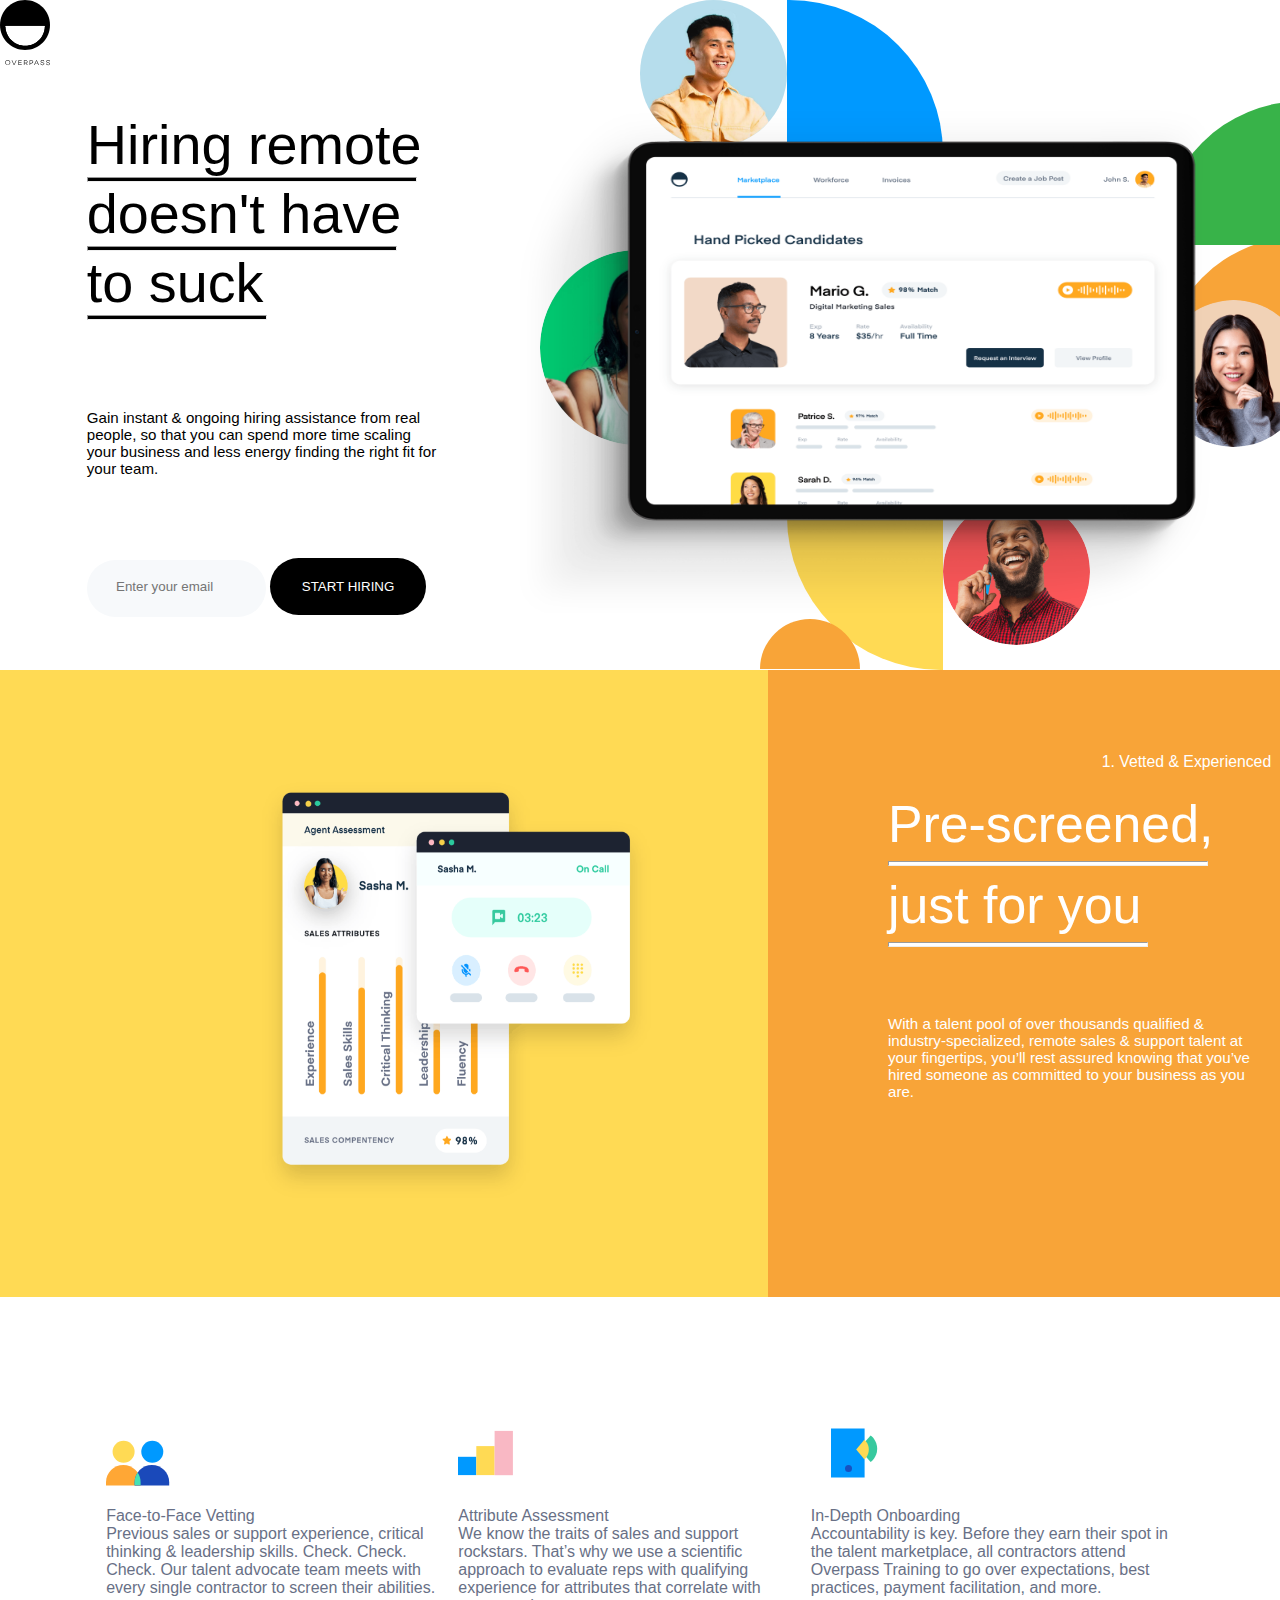
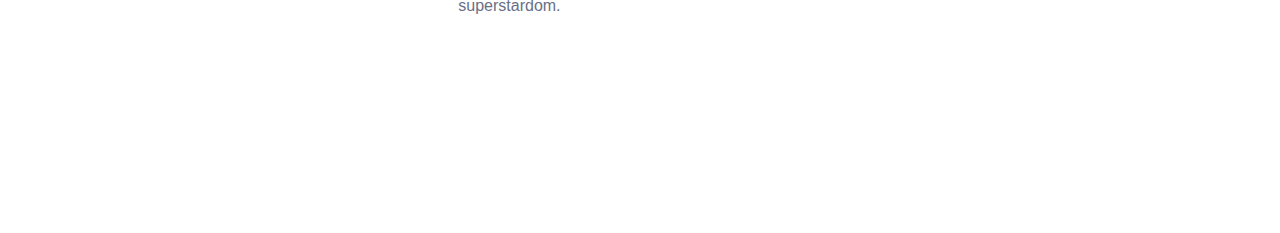
<file: Pages/Products/Assisted Hiring/index.html>
<!DOCTYPE html>
<html lang="en">
<head>
    <meta charset="UTF-8">
    <meta name="viewport" content="width=device-width, initial-scale=1.0">
    <title>Document</title>
    <link rel="stylesheet" href="/CSS/Assisted Hiring/main.css">
</head>
<body>
    
    <!-- ============================================================================================================================  -->
                                        <!-- This is the Html structure for the First Section  -->
<!-- ================================================================================================================================  -->
<section class="first_section">
    <header>
        <div class="overpass_logo"><a href="/" data-version="overpass" class=" nuxt-link-active c-header__logo c-header__logo--overpass" style=""><div class="c-header__logo__inner"><!----> <svg xmlns="http://www.w3.org/2000/svg" viewBox="0 0 60 60" class="c-header__logo__icon" style="transform-origin: 50% 50%; transform: translate(0px, 0px);"><defs><mask id="logo-mask"><path fill="#fff" d="M30.2,54.8c-13,0-23.7-10.4-23.7-23.4c0-0.4,0.3-0.6,0.8-0.6H53c0.4,0,0.8,0.1,0.8,0.6C53.8,44.4,43.2,54.8,30.2,54.8" class="part--2" data-svg-origin="30.149999618530273 30.799999237060547" transform="matrix(1,0,0,1,0,0)" style="transform-origin: 0px 0px;"></path></mask></defs> <path fill="#000" d="M30,0C13.4,0,0,13.4,0,30s13.4,30,30,30s30-13.4,30-30S46.6,0,30,0"></path> <g mask="url(#logo-mask)"><path fill="#fff" d="M30.2,54.8c-13,0-23.7-10.4-23.7-23.4c0-0.4,0.3-0.6,0.8-0.6H53c0.4,0,0.8,0.1,0.8,0.6C53.8,44.4,43.2,54.8,30.2,54.8" class="part--1" data-svg-origin="30.149999618530273 30.799999237060547" transform="matrix(1,0,0,1,0,0)" style="transform-origin: 0px 0px;"></path></g></svg></div> <svg xmlns="http://www.w3.org/2000/svg" viewBox="0 0 270 60" class="c-header__logo__text" style="opacity: 1;"><path d="M41.8 16.6c7.6 0 13.7 6.1 13.7 13.6s-6.1 13.6-13.7 13.6-13.7-6.1-13.7-13.6 6.1-13.6 13.7-13.6zm0 24.7c6.2 0 10.9-5 10.9-11.1s-4.8-11.1-10.9-11.1c-6.1 0-10.9 5-10.9 11.1s4.8 11.1 10.9 11.1zm47.6-24.2h-3L76.1 39.9 65.7 17.1h-3l12.1 26.4h2.6l12-26.4zm12.6 2.5h15.5v-2.5H99.3v26.2h18.3v-2.5H102v-9.2h14V29h-14v-9.4zm36.3 14.2h-6.5v9.5H129V17.1h9.8c5.9 0 10 3.2 10 8.4 0 4.3-2.9 7.2-7.3 8.1l8.4 9.8h-3.4l-8.2-9.6zm-6.5-2.5h7c4.3 0 7.4-2.2 7.4-5.8 0-3.7-3.1-5.9-7.4-5.9h-7v11.7zM160 17.1h9.2c6 0 10.1 3.5 10.1 8.7 0 5.4-4.1 8.9-10.4 8.9h-6.1v8.6H160V17.1zm2.7 15.1h6.3c4.5 0 7.5-2.6 7.5-6.4 0-3.7-3-6.2-7.5-6.2h-6.3v12.6zm41.3 3.5h-13.8l-3.4 7.6h-2.9l12-26.4h2.6l12 26.4h-2.9l-3.6-7.6zm-1.1-2.5l-5.8-13-5.8 13h11.6zm26-16.6c-5.6 0-9.3 3-9.3 7.5 0 3.5 2.4 6 7.3 6.9l4.6.9c3.4.6 5 2.3 5 4.5 0 3.1-2.7 5.2-6.9 5.2-4.8 0-7.7-2.4-8.4-6.5h-2.7c.6 5.7 4.6 8.9 10.9 8.9 5.9 0 9.8-3.2 9.8-7.9 0-3.7-2.6-5.9-7.3-6.8l-4-.8c-3.5-.6-5.4-2.1-5.4-4.5 0-3 2.6-5 6.6-5 4.4 0 6.7 2.1 7.4 5.3h2.7c-.7-5.2-4.9-7.7-10.3-7.7zm30.8 0c-5.6 0-9.3 3-9.3 7.5 0 3.5 2.4 6 7.3 6.9l4.6.9c3.4.6 5 2.3 5 4.5 0 3.1-2.7 5.2-6.9 5.2-4.8 0-7.7-2.4-8.4-6.5h-2.7c.6 5.7 4.6 8.9 10.9 8.9 5.9 0 9.8-3.2 9.8-7.9 0-3.7-2.6-5.9-7.3-6.8l-4-.8c-3.5-.6-5.4-2.1-5.4-4.5 0-3 2.6-5 6.6-5 4.4 0 6.7 2.1 7.4 5.3h2.7c-.7-5.2-4.9-7.7-10.3-7.7z"></path></svg></a></div>
        <nav></nav>
        <nav></nav>
    </header>
    <div class="first_section1">
        <div class="first_section1_text1"> Hiring remote <hr style="width: 330px; height: 5px; background: #000000;"> doesn't have <hr style="width: 310px; height: 5px; background: #000000;"> to suck <hr style="width: 180px; height: 5px; background: #000000;"></div>
        <div class="first_section1_text2">Gain instant & ongoing hiring assistance from real people, so that you can spend more time scaling your business and less energy finding the right fit for your team.</div>
        <div class="first_section1_div3">
            <input class="first_section1_div3_1" placeholder="Enter your email"></input>
            <button class="first_section1_div3_2">START HIRING</button>
        </div>
    </div>
    <div class="first_section2">
        <img class="first_section2_centerimg" src="/Assets/img/b4cf9000-8047-49a8-8dd5-d86845448ec9_Hiring+Hero.png" alt="">
        <img class="first_section2_img1" src="/Assets/img/1fa4c4e3-c127-477f-85df-98e17ccabcdb_avatar1.jpg" alt="">
        <div class="first_section2_blue"></div>
        <img class="first_section2_img2" src="/Assets/img/2e190b4b-12e3-4d63-a26b-f6ad062a83d4_avatar2.jpg" alt="">
        <img class="first_section2_img3" src="/Assets/img/2eb6f3de-1416-4948-8917-30854a736c53_avatar+15.png" alt="">
        <div class="first_section2_green"></div>
        <div class="first_section2_orange1"></div>
        <img class="first_section2_img4" src="/Assets/img/46ffabb5-63c3-4767-89d3-250deb28c953_avatar+11+6.png" alt="">
        <div class="first_section2_yellow"></div>
        <div class="first_section2_orange2"></div>
    </div>
</section>

 <!-- ============================================================================================================================  -->
                                        <!-- This is the Html structure for the First Section  -->
<!-- ================================================================================================================================  -->
 <section class="second-section">
    <div class="second-section_div1">
        <img src="/Assets/img/cd5454aa-2682-4ef1-b754-1d9a18772e31_Screened.png" class="second-section_div1img"></img>
    </div>
    <div class="second-section_div2">
        <div class="second-section_div2_text1">1. Vetted  & Experienced</div>
        <div class="second-section_div2_textmain">
            <div class="second-section_div2_text2">Pre-screened,</div> <hr style="width: 320px; height: 5px; background: white;">
            <div class="second-section_div2_text3">just for you</div> <hr style="width: 260px; height: 5px; background: white;">
        </div>
        <div class="second-section_div2_text4">With a talent pool of over thousands qualified & industry-specialized, remote sales & support talent at your fingertips, you’ll rest assured knowing that you’ve hired someone as committed to your business as you are.</div>
    </div>
     </section>
     <section class="third-section">
        <div>
            <div><svg width="100" height="100" viewBox="20 0 100 80" fill="none" xmlns="http://www.w3.org/2000/svg" class="o-icon o-icon--buddies"><defs><mask id="o-icon__mask__buddies--1-0"><path fill="#fff" d="M20 69.2c0-9.5 7.7-17.3 17.3-17.3 9.5 0 17.3 7.7 17.3 17.3v3.3H20v-3.3z" class="part--1" data-svg-origin="37.29999923706055 72.5" transform="matrix(1,0,0,1,0,0)" style="transform-origin: 0px 0px;"></path></mask></defs> <circle fill="#FFDA54" cx="37.6" cy="38.7" r="11" class="part--2" data-svg-origin="37.599998474121094 49.70000076293945" transform="matrix(1,0,0,1,0,0)" style="transform-origin: 0px 0px;"></circle> <path fill="#FFA735" d="M20 69.2c0-9.5 7.7-17.3 17.3-17.3 9.5 0 17.3 7.7 17.3 17.3v3.3H20v-3.3z" class="part--1" data-svg-origin="37.29999923706055 72.5" transform="matrix(1,0,0,1,0,0)" style="transform-origin: 0px 0px;"></path> <circle fill="#09F" cx="66.3" cy="38.7" r="11" class="part--4" data-svg-origin="66.30000305175781 49.70000076293945" transform="matrix(1,0,0,1,0,0)" style="transform-origin: 0px 0px;"></circle> <path fill="#1A49BA" d="M48.6 69.2c0-9.5 7.7-17.3 17.3-17.3s17.3 7.7 17.3 17.3v3.3H48.6v-3.3z" class="part--3" data-svg-origin="65.89999771118164 72.5" transform="matrix(1,0,0,1,0,0)" style="transform-origin: 0px 0px;"></path> <g mask="url(#o-icon__mask__buddies--1-0)"><path fill="#46E1B3" d="M48.6 69.2c0-9.5 7.7-17.3 17.3-17.3s17.3 7.7 17.3 17.3v3.3H48.6v-3.3z" class="part--3" data-svg-origin="65.89999771118164 72.5" transform="matrix(1,0,0,1,0,0)" style="transform-origin: 0px 0px;"></path></g></svg></div>
            <div class="third-section_div1_text1">Face-to-Face Vetting</div>
            <div class="third-section_div1_text2">Previous sales or support experience, critical thinking & leadership skills. Check. Check. Check. Our talent advocate team meets with every single contractor to screen their abilities.</div>
        </div>
        <div>
            <div><svg width="100" height="100" viewBox="20 0 100 100" fill="none" xmlns="http://www.w3.org/2000/svg" class="o-icon o-icon--stats-vertical"><rect x="20" y="53.8" fill="#0099FF" width="18.3" height="18.3" class="part--1" data-svg-origin="29.149999618530273 72.0999984741211" transform="matrix(1,0,0,1,0,0)" style="transform-origin: 0px 0px;"></rect> <rect x="38.3" y="43.1" fill="#FFDA54" width="18.3" height="29" class="part--1" data-svg-origin="47.44999885559082 72.0999984741211" transform="matrix(1,0,0,1,0,0)" style="transform-origin: 0px 0px;"></rect> <rect x="56.6" y="27.9" fill="#F9B8C4" width="18.3" height="44.3" class="part--1" data-svg-origin="65.74999809265137 72.19999885559082" transform="matrix(1,0,0,1,0,0)" style="transform-origin: 0px 0px;"></rect></svg></div>
            <div class="third-section_div2_text1">Attribute Assessment</div>
            <div class="third-section_div2_text1">We know the traits of sales and support rockstars. That’s why we use a scientific approach to evaluate reps with qualifying experience for attributes that correlate with superstardom.</div>
        </div>
        <div>
            <div><svg width="100" height="100" viewBox="0 0 100 100" fill="none" xmlns="http://www.w3.org/2000/svg" class="o-icon o-icon--mobile"><rect x="20" y="25.5" fill="#0099FF" width="33.6" height="49" class="part--1" data-svg-origin="36.79999923706055 74.5" transform="matrix(1,0,0,1,0,0)" style="transform-origin: 0px 0px;"></rect> <circle fill="#1751C1" cx="37.5" cy="65.4" r="3.5" class="part--2" data-svg-origin="37.5 65.4000015258789" transform="matrix(1,0,0,1,0,0)" style="transform-origin: 0px 0px;"></circle> <path fill="#37C99E" d="M66.2,45.8c0,8.9-6.6,13.3-6.6,13.3L48,45.8l11.6-13.3C59.6,32.5,66.2,36.9,66.2,45.8z" class="part--3" data-svg-origin="66.19999694824219 45.79999923706055" transform="matrix(1,0,0,1,0,0)" style="transform-origin: 0px 0px;"></path> <path fill="#FFDA54" d="M57.8,46.5c0,6.5-4.5,9.8-4.5,9.8l-8.1-9.8l8.1-9.8C53.3,36.7,57.8,40,57.8,46.5z" class="part--3" data-svg-origin="57.79999923706055 46.5" transform="matrix(1,0,0,1,0,0)" style="transform-origin: 0px 0px;"></path></svg></div>
            <div class="third-section_div3_text1">In-Depth Onboarding</div>
            <div class="third-section_div3_text1">Accountability is key. Before they earn their spot in the talent marketplace, all contractors attend Overpass Training to go over expectations, best practices, payment facilitation, and more.</div>
        </div>
     </section>
</body>
</html>
</file>
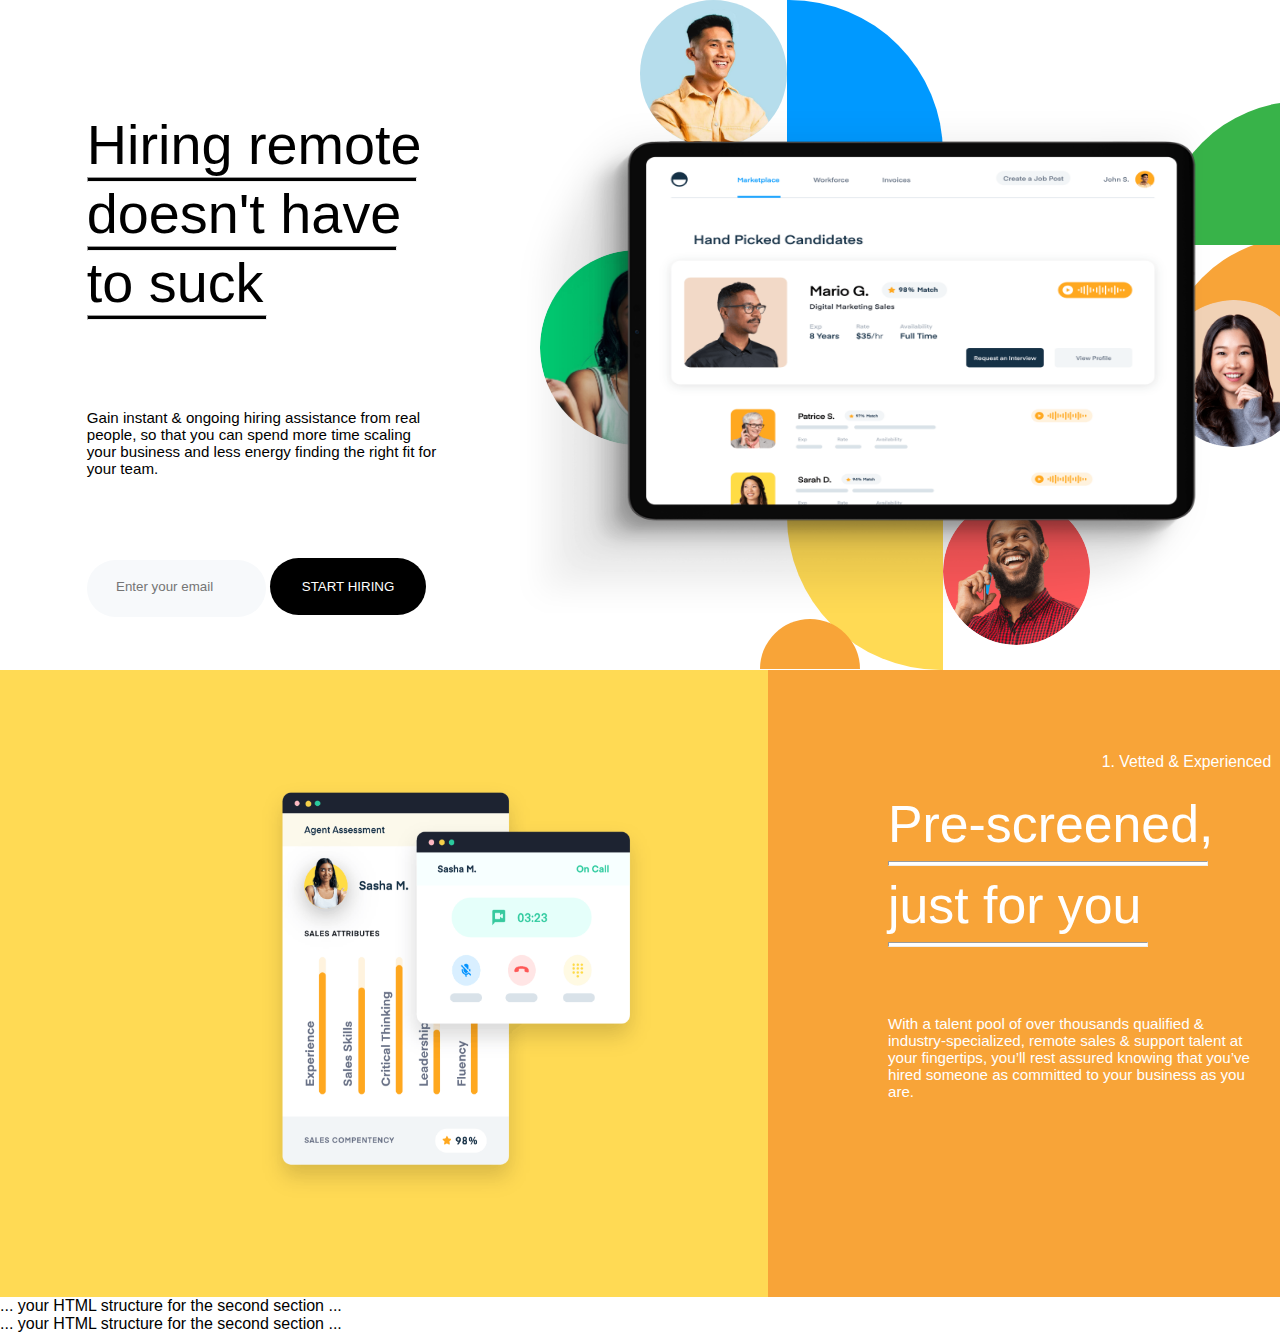
<file: Pages/Products/Assisted Hiring_JavaScript/index.html>
<!DOCTYPE html>
<html lang="en">
<head>
    <meta charset="UTF-8">
    <meta name="viewport" content="width=device-width, initial-scale=1.0">
    <title>Document</title>
    <link rel="stylesheet" href="/CSS/Assisted Hiring/main.css">
</head>
<body>
    <section id="root"></section>  
    <script src="/JavaScript/Assisted Hiring_JavaScript/main.js"></script>  
</body>
</html>
</file>
<file: CSS/Assisted Hiring/main.css>
*{
    padding: 0;
    margin: 0;
    box-sizing: border-box;
}

body{
    font-family: sans-serif;
}
header{
    width: 100%;
    position: absolute;

}

.overpass_logo{
    width: 50px;
    
}
/* ============================================================
This is the CSS styling for the First Section
====================================================== */
.first_section{
    display: flex;
    width: 100%;
    height: 100%;
    margin: auto;
}
.first_section1{
    width: 50%;
    height: 670.02px;
    /* background: blue; */
    font-size: 15.1148px;
    padding: 113.361px 42.667px 51.957px 86.787px;
}

.first_section1_text1{
    width: 350.86px;
    height: 220.36px;
    margin: 0px 0px 75.574px;
    font-size: 55.7778px;
    color: #000000;
}
.first_section1_text2{
    width: 350.86px;
    height: 110px;
    margin: 0px 0px 39.1111px;
    color: #000000;
}

.first_section1_div3_1{
    width: 179.45px;
    height: 56.67px;
    border: none;
    border-radius: 50px;
    background: #F7F9FB;
    padding: 16.0595px 29.2849px 19.8382px;
}
.first_section1_div3_2{
    width:155.3px;
    height: 56.67px;
    border: none;
    border-radius: 50px;
    background: #000000;
    color: #ffffff;
}
/* ================================================================

===============================================================*/
.first_section2{
    position: relative;
}

.first_section2_centerimg{
    position: absolute;
    width: 690.36px;
    height: 502.54px;
    z-index: 1;
    top: 110px;
    left: -120px;
}
.first_section2_img1{
    width: 147.45px;
    height: 147.45px;
    border-radius: 100%;
}

.first_section2_blue{
    width: 156.05px;
    height: 306.63px;
    background: #0099FF;
    position: absolute;
    top: 0;
    border-radius: 0px 500px 500px 0px;
    left: 147px;
}

.first_section2_img2{
    width: 195.45px;
    height: 195.45px;
    position: absolute;
    border-radius: 100%;
    left: -100px;
    top: 250px;
}

.first_section2_img3{
    width: 147.45px;
    height: 147.45px;
    border-radius: 100%;
    position: absolute;
    left: 520px;
    top:300px ;
}

.first_section2_green{
    position: relative;
    width: 143.23px;
    height: 143.23px;
    background: #38B349;
    border-top-left-radius: 500px;
    right: -520px;
    top: -50px;

}
.first_section2_orange1{
    position: relative;
    width: 143.23px;
    height: 143.23px;
    border-top-left-radius: 500px;
    background: #F8A438;
    right: -520px;
    z-index: -1;
    top: -59px;
}

.first_section2_img4{
    position: relative;
    width: 147.45px;
    height: 147.45px;
    border-radius: 100%;
    right: -303px;
    bottom: -60px;
}

.first_section2_yellow{
    width: 156.05px;
    height: 306.63px;
    background: #FFDA54;
    position: absolute;
    bottom: 0;
    border-radius: 500px 0px 0px 500px;
    left: 147px;
}

.first_section2_orange2{
  position: relative;
  width: 100.07px;
  height: 50.04px;
  background: #F8A438;
  border-radius: 500px 500px 0px 0px;
  left: 120px;
  bottom: -30px;
}

/* ============================================================
This is the CSS styling for the Second Section
====================================================== */
.second-section{
    display: flex;
    width: 100vw;
    height: 627.41px;
}

.second-section_div1{
    width: 60%;
    height: 627.41px;
    background: #FFDA54;
}
.second-section_div1img{
    width: 663.2px;
    height: 639.69px;
    padding: 100px 0px 100px 250px;

}
.second-section_div2{
    width: 40%;
    height:  627.41px;
    background: #F8A438;
    padding: 83.162px 0px 127.125px 120px;
    color: #ffffff;
}

.second-section_div2_textmain{
    width: 403.92px;
    height: 146.91px;
    margin: 0px 0px 73.6846px;
}

.second-section_div2_text1{
    width: 383.19px;
    height: 31.69px;
    color: #ffffff;
    font-size: 15.804px;
    text-align: right;
}
.second-section_div2_text2{
    width: 340.08px;
    height: 76.13px;
    color: #ffffff;
    font-size: 51.8194px;
    margin: 9.502599px 0px -9.50259px;
    padding: 0px 0px 9.50259px;
}
.second-section_div2_text3{
    width: 268.08px;
    height: 76.13px;
    color: #ffffff;
    font-size: 51.8194px;
    margin: 9.502599px 0px -9.50259px;
    padding: 0px 0px 9.50259px;
}

.second-section_div2_text4{
    width: 403.92px;
    height: 113.28px;
    font-size: 15.114px;
    padding: 0px 28.4445px 0px 0px;
}

/* ============================================================
This is the CSS styling for the Third  Section
====================================================== */
.third-section{
    display: flex;
    justify-content: space-between;
    width: 100%;
    height: 535.64px;
    color: #687086;
    padding: 105.615px 106.167px 78.2333px;
    /* background: #38B349; */
}
</file>
